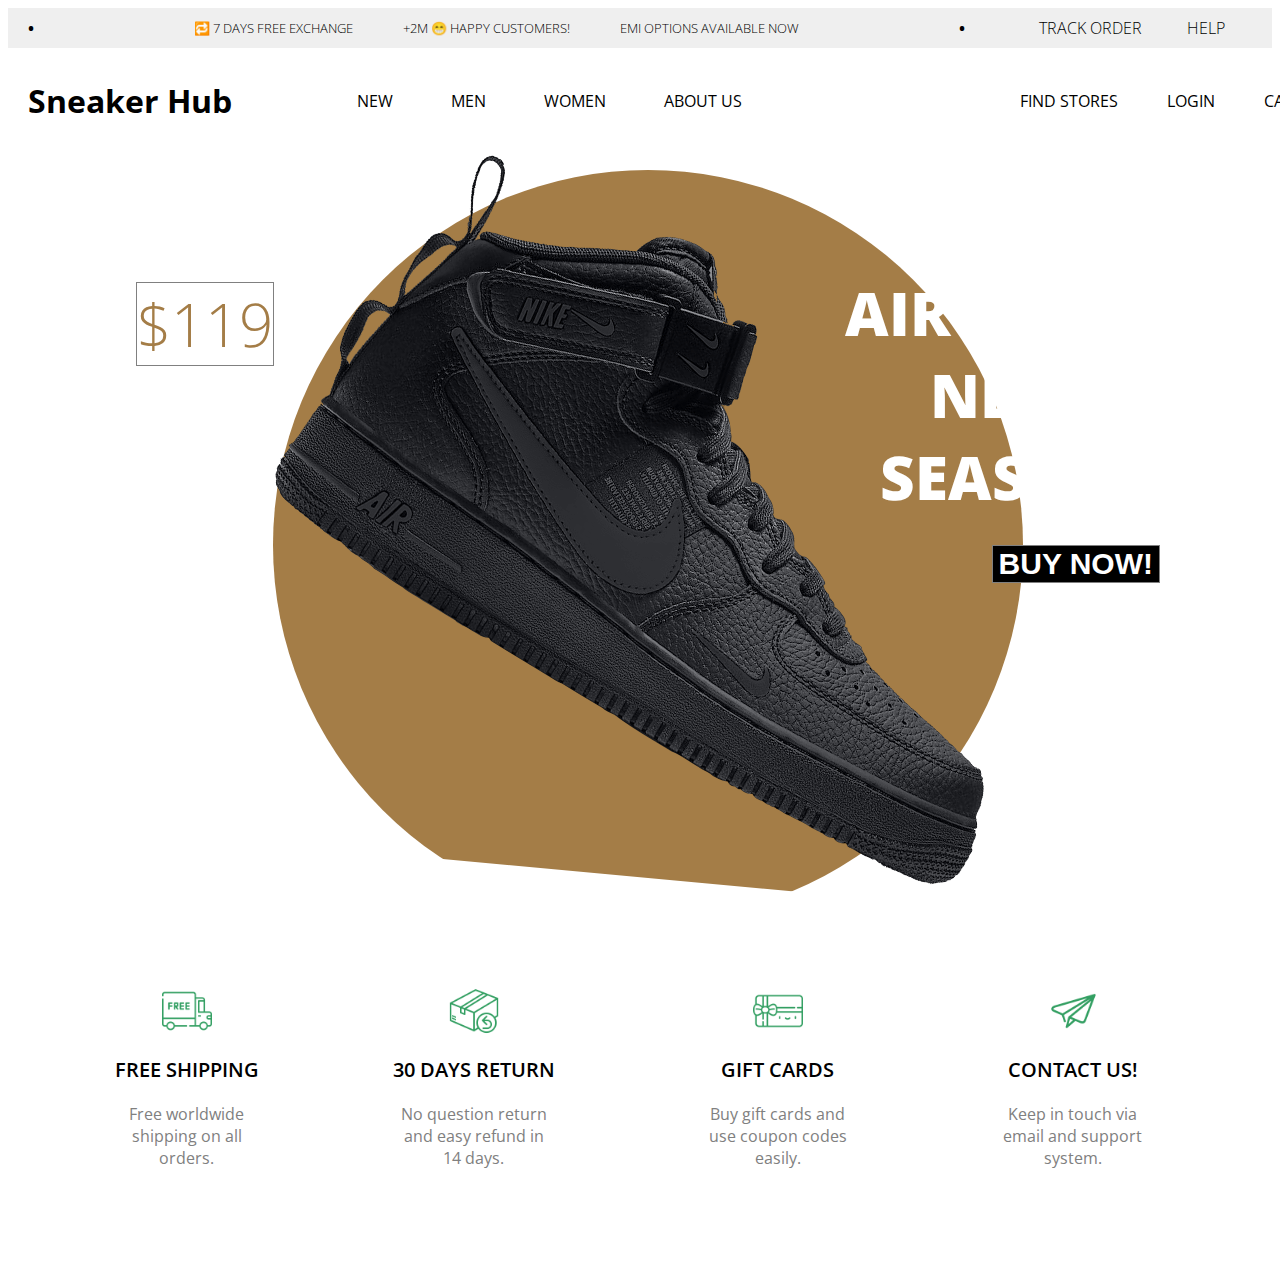
<file: index.html>
<!DOCTYPE html>
<html lang="en">
  <head>
    <meta charset="UTF-8" />
    <meta name="viewport" content="width=device-width, initial-scale=1.0" />
    <title>Sneaker Hub</title>
    <link
      rel="icon"
      type="image/x-icon"
      href="images/android-chrome-192x192.png"
    />
    <link rel="stylesheet" href="style.css" />
    <script src="app.js"></script>
    <link
      rel="stylesheet"
      href="https://cdnjs.cloudflare.com/ajax/libs/font-awesome/6.6.0/css/all.min.css"
      integrity="sha512-Kc323vGBEqzTmouAECnVceyQqyqdsSiqLQISBL29aUW4U/M7pSPA/gEUZQqv1cwx4OnYxTxve5UMg5GT6L4JJg=="
      crossorigin="anonymous"
      referrerpolicy="no-referrer"
    />
    <link rel="preconnect" href="https://fonts.googleapis.com" />
    <link rel="preconnect" href="https://fonts.gstatic.com" crossorigin />
    <link
      href="https://fonts.googleapis.com/css2?family=Merriweather:ital,wght@0,300;0,400;0,700;0,900;1,300;1,400;1,700;1,900&display=swap"
      rel="stylesheet"
    />
    <link rel="preconnect" href="https://fonts.googleapis.com" />
    <link rel="preconnect" href="https://fonts.gstatic.com" crossorigin />
    <link
      href="https://fonts.googleapis.com/css2?family=Merriweather:ital,wght@0,300;0,400;0,700;0,900;1,300;1,400;1,700;1,900&family=Open+Sans:ital,wght@0,300..800;1,300..800&display=swap"
      rel="stylesheet"
    />
  </head>
  <body>
    <!-- SCROLLING TEXT MESSAGE -->
    <div class="total">
      <span class="dot">&#8226;</span>
      <div class="container-scroll">
        <div class="running-text">
          <p>
            🔁 7 DAYS FREE EXCHANGE
            <span class="spacing">+2M &#128513; HAPPY CUSTOMERS!</span>
            <span class="spacing"
              ><i class="fas fa-hand-holding-usd"></i>EMI OPTIONS AVAILABLE NOW
              </span
            >
          </p>
        </div>
      </div>
      <span class="dot">&#8226;</span>
      <div class="info">
        <p class="track"><i class="fas fa-shipping-fast"></i>&nbsp;TRACK ORDER</p>
        <div class="dropdown">
          <p class="dropbtn">
            <i class="fa fa-question-circle" aria-hidden="true" style="font-weight: 200;"></i>&nbsp;HELP
          </p>
          <div class="dropdown-content">
            <a href="#">Track your Order</a>
            <a href="#">Contact Us</a>
            <a href="#">Return & Exchange</a>
            <a href="#">Bulk Inquiry</a>
            <a href="#">#Ask Sneaker Hub's</a>
            <a href="#">Return Policy</a>
            <a href="#">Shoe Care</a>
          </div>
        </div>
      </div>
    </div>

    <!-- Hero-Section-->
    <section>
      <div class="Hero-Section">
        <div class="head-hero">
          <h1>
            Sneaker Hub
            <i class="fa-regular fa-registered" style="font-size: small"></i>
          </h1>
        </div>
        <div class="hero-main">
          <div class="dropdown-nav">
            <p class="arrow" class="dropbtn">
              NEW&nbsp;<i class="fa-solid fa-angle-down"></i>
            </p>
            <div class="dropdown-options">
              <p >
                <a href="#"style=" color: #a47d47;
   font-size: larger;"> SNEAKERS&nbsp;<i class="fa-solid fa-arrow-right" style="padding-top:4px"></i></a> 
              <a href="#">THE SNEAKPOPS</a>
              <a href="#">THE ROCKERS</a>
              <a href="#">THE SAUNTERERS</a>
              <a href="#">PREPPY KICKS</a>
              <a href="#">THE EIGHTIES</a>
              <a href="#">THE DERBIES</a>
              <a href="#">LIGHT TRAINERS</a>
              
              </p>
              <p >
                <a href="#"style=" color: #a47d47;
   font-size: larger;"> SLIP ONS&nbsp;<i class="fa-solid fa-arrow-right" style="padding-top:4px"></i></a> 
               <a href="#">THE WANDERERS SLIP ONS</a>
               <a href="#">THE DEPENDABLES</a>
  
              </p>
              <p >
                <a href="#"style=" color: #a47d47;
   font-size: larger;"> LOAFERS&nbsp;<i class="fa-solid fa-arrow-right" style="padding-top:4px"></i></a> 
             <a href="#">THE MINIMALS</a>
             <a href="#">SQUOOSHY SLIDES FOR MEN</a>
             <a href="#">CUSHY SLIDES</a>
             <a href="#">SQUOOSHY SLIDES FOR WOMEN</a>
             <a href="#">DE-STRESS SLIDES</a>
             
              </p>
              <p >
                <a href="#"style=" color: #a47d47;
   font-size: larger;">FLIP FLOP&nbsp;<i class="fa-solid fa-arrow-right" style="padding-top:4px;"></i></a> 
          <a href="#">JUMBO SLIDES</a>
          <a href="#">LUXE BROGUES</a>
          <a href="#">CROSSOVER BROGUES</a>
          <a href="#">OXFORD KNITS</a>
          <a href="#">BLOCK HEEL LOAFERS</a>
          
              </p>
            </div>
          </div>
          <div class="dropdown-nav">
            <p class="arrow" class="dropbtn">
              MEN&nbsp;<i class="fa-solid fa-angle-down"></i>
            </p>
            <div class="dropdown-options">
              <p>
                <a href="#"style=" color: #a47d47;
   font-size: larger;"> SNEAKERS&nbsp;<i class="fa-solid fa-arrow-right" style="padding-top:4px"></i></a> 
                <a href="#">CASUAL </a> 
                <a href="#">CHUNKY</a> 
                <a href="#">FORMAL</a> 
                <a href="#">RETRO</a> 
                <a href="#">SIGNATURE</a>
                <a href="#">SPORTS</a> 
                <a href="#">WALKING</a> 
              </p>
              <p >
                <a href="#"style=" color: #a47d47;
   font-size: larger;"> SLIP ONS&nbsp;<i class="fa-solid fa-arrow-right" style="padding-top:4px"></i></a> 
                <a href="#">CASUAL</a> 
                <a href="#">CHUNKY</a>
                <a href="#">FORMAL</a>
                <a href="#">SPORTS</a> 
                <a href="#">SIGNATURE</a>   
  
              </p>
              <p >
                <a href="#"style=" color: #a47d47;
   font-size: larger;"> LOAFERS&nbsp;<i class="fa-solid fa-arrow-right" style="padding-top:4px"></i></a> 
                <a href="#">CASUAL</a> 
                <a href="#">FORMAL</a>
              </p>
              <p >
                <a href="#"style=" color: #a47d47;
   font-size: larger;">FLIP FLOP&nbsp;<i class="fa-solid fa-arrow-right" style="padding-top:4px;"></i></a> 
                <a href="#">DAILY USE</a> 
                <a href="#">OUTDOOR</a> 
                <a href="#">EXTRA SOFT</a> 
                <a href="#">TRENDY</a>     
              </p>
            </div>
          </div>
          <div class="dropdown-nav">
            <p class="arrow" class="dropbtn">
              WOMEN&nbsp;<i class="fa-solid fa-angle-down"></i>
            </p>
            <div class="dropdown-options">
              <p>
                <a href="#"style=" color: #a47d47;
               font-size: larger;"> SNEAKERS&nbsp;<i class="fa-solid fa-arrow-right" style="padding-top:4px"></i></a> 
                <a href="#">CASUAL </a> 
                <a href="#">CHUNKY</a> 
                <a href="#">FORMAL</a> 
                <a href="#">RETRO</a> 
                <a href="#">SIGNATURE</a>
                <a href="#">SPORTS</a> 
                <a href="#">WALKING</a> 
              </p>
              <p >
                <a href="#"style=" color: #a47d47;
   font-size: larger;"> SLIP ONS&nbsp;<i class="fa-solid fa-arrow-right" style="padding-top:4px"></i></a> 
                <a href="#">CASUAL</a> 
                <a href="#">CHUNKY</a>
                <a href="#">FORMAL</a>
                <a href="#">SPORTS</a> 
                <a href="#">SIGNATURE</a>   
  
              </p>
              <p >
                <a href="#"style=" color: #a47d47;
   font-size: larger;"> LOAFERS&nbsp;<i class="fa-solid fa-arrow-right" style="padding-top:4px"></i></a> 
                <a href="#">CASUAL</a> 
                <a href="#">FORMAL</a>
              </p>
              <p >
                <a href="#"style=" color: #a47d47;
   font-size: larger;">FLIP FLOP&nbsp;<i class="fa-solid fa-arrow-right" style="padding-top:4px;"></i></a> 
                <a href="#">DAILY USE</a> 
                <a href="#">OUTDOOR</a> 
                <a href="#">EXTRA SOFT</a> 
                <a href="#">TRENDY</a>     
              </p>
            </div>
            
          </div>
          <div class="dropdown">
            <p class="arrow" class="dropbtn">
              ABOUT US&nbsp;<i class="fa-solid fa-angle-down"></i>
            </p>
            <div class="dropdown-content"><p>
              <a href="#">BRAND IMPACT</a>
              <a href="#">WHY SNEAKER HUB'S</a>
              <a href="#">STORE REVIEWS</a>
              <a href="#">FIND STORES</a>
              <a href="#">#Ask Sneaker Hub's</a>
              <a href="#">PRESS</a>
              <a href="#">BLOG</a></p>
            </div>
          </div>
        </div>
        <div class="hero2">
          
          <div class="container">
            <div class="icon">
              <i class="fa-solid fa-magnifying-glass"></i>
            </div>
          </div>
          <a class="heroMessage">
            <i class="fa-solid fa-shop" style="color: #a47d47;"></i> &nbsp;FIND STORES
          </a>
          <a class="heroMessage">
            <i class="fa-solid fa-right-to-bracket" style="color: #a47d47;"></i> &nbsp;LOGIN
          </a>
          <a class="heroMessage">
            <i class="fa-solid fa-cart-shopping"style="color: #a47d47;" ></i> &nbsp;CART
          </a>
        </div>
      </div>
    </section>
    
  <div class="slider">
    <div class="sliderWrapper">
        <div class="sliderItem">
            <img src="./img/air.png" alt="" class="sliderImg">
            <div class="sliderBg"></div>
            <h1 class="sliderTitle">AIR FORCE</br> NEW</br> SEASON</h1>
            <h2 class="sliderPrice">$119</h2>
            <a href="#product">
                <button class="buyButton">BUY NOW!</button>
            </a>
        </div>
        <div class="sliderItem">
            <img src="./img/jordan.png" alt="" class="sliderImg">
            <div class="sliderBg"></div>
            <h1 class="sliderTitle">AIR JORDAN</br> NEW</br> SEASON</h1>
            <h2 class="sliderPrice">$149</h2>
            <a href="#product">
                <button class="buyButton">BUY NOW!</button>
            </a>
        </div>
        <div class="sliderItem">
            <img src="./img/blazer.png" alt="" class="sliderImg">
            <div class="sliderBg"></div>
            <h1 class="sliderTitle">BLAZER</br> NEW</br> SEASON</h1>
            <h2 class="sliderPrice">$109</h2>
            <a href="#product">
                <button class="buyButton">BUY NOW!</button>
            </a>
        </div>
        <div class="sliderItem">
            <img src="./img/crater.png" alt="" class="sliderImg">
            <div class="sliderBg"></div>
            <h1 class="sliderTitle">CRATER</br> NEW</br> SEASON</h1>
            <h2 class="sliderPrice">$129</h2>
            <a href="#product">
                <button class="buyButton">BUY NOW!</button>
            </a>
        </div>
        <div class="sliderItem">
            <img src="./img/hippie.png" alt="" class="sliderImg">
            <div class="sliderBg"></div>
            <h1 class="sliderTitle">HIPPIE</br> NEW</br> SEASON</h1>
            <h2 class="sliderPrice">$99</h2>
            <a href="#product">
                <button class="buyButton">BUY NOW!</button>
            </a>
        </div>
    </div>
</div>
<div class="features">
  <div class="feature">
      <img src="./img/shipping.png" alt="" class="featureIcon">
      <span class="featureTitle">FREE SHIPPING</span>
      <span class="featureDesc">Free worldwide shipping on all orders.</span>
  </div>
  <div class="feature">
      <img class="featureIcon" src="./img/return.png" alt="">
      <span class="featureTitle">30 DAYS RETURN</span>
      <span class="featureDesc">No question return and easy refund in 14 days.</span>
  </div>
  <div class="feature">
      <img class="featureIcon" src="./img/gift.png" alt="">
      <span class="featureTitle">GIFT CARDS</span>
      <span class="featureDesc">Buy gift cards and use coupon codes easily.</span>
  </div>
  <div class="feature">
      <img class="featureIcon" src="./img/contact.png" alt="">
      <span class="featureTitle">CONTACT US!</span>
      <span class="featureDesc">Keep in touch via email and support system.</span>
  </div>
</div>


  
  </body>
</html>
</file>
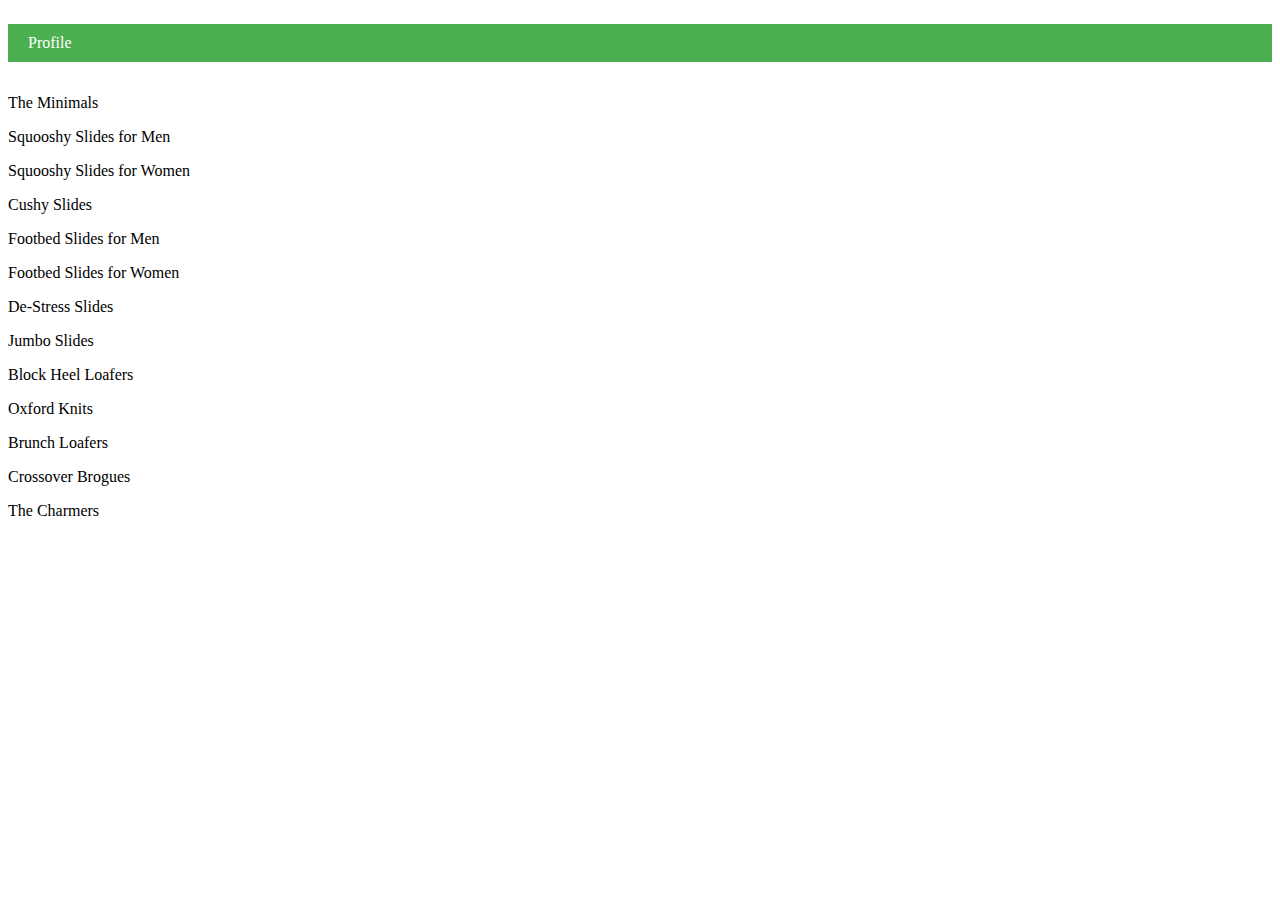
<file: fake.html>
<!DOCTYPE html>
<html lang="en">
<head>
    <meta charset="UTF-8">
    <meta name="viewport" content="width=device-width, initial-scale=1.0">
    <title>Running Text with Dots</title>
    <link rel="stylesheet" href="https://cdnjs.cloudflare.com/ajax/libs/font-awesome/6.6.0/css/all.min.css" />
    <link rel="stylesheet" href="fake.css">
</head>
<body>
    <div class="dropdown-nav">
        <p>Profile</p>
        <div class="dropdown-options">
          <p> SNEAKERS
            <a href="#">Dashboard</a> 
            <a href="#">Dashboard</a> 
            <a href="#">Dashboard</a> 
          </p>
          <p>The Sneakpops
          <a href="#">Dashboard</a>
          <a href="#">Setting</a>
          <a href="#">Logout</a>
        </p>
          <p>The Rockers
          <a href="#">Dashboard
            
          </a>
          <a href="#">Setting</a>
          <a href="#">Logout</a></p>
          <p>The Saunterers
          <a href="#">Dashboard
            
          </a>
          <a href="#">Setting</a>
          <a href="#">Logout</a></p>

        </div>
      </div>

  
    
</body>
</html>
<p>The Minimals</p>
<p>Squooshy Slides for Men</p>
<p>Squooshy Slides for Women</p>
<p>Cushy Slides</p>
<p>Footbed Slides for Men</p>
<p>Footbed Slides for Women</p>
<p>De-Stress Slides</p>
<p>Jumbo Slides</p>   <p>Block Heel Loafers</p>
<p>Oxford Knits</p>
<p>Brunch Loafers</p>
<p></p>
<p>Crossover Brogues</p>
<p>The Charmers</p>
</file>
<file: style.css>
:root {
  --dark-primary: #1b1f24;
  --light-primary: #12bdff;
  --secdark-primary:#22282f;
}

body {
  font-family: "Open Sans", sans-serif;
}

/*--- scrolling message ----*/
.running-text p {
  display: flex;
  align-items: center;
  font-family: "Open Sans", sans-serif;
  font-weight: 300; 
  font-size:small;/* Vertically aligns items in the center */
}

.spacing {
  margin-left: 50px; /* Adjust this value for the amount of space you want */
}

.total {
  display: flex;
  background-color: #efefef;
  height: 40px;
}

.running-text > p {
  animation: scrolling 15s linear infinite; /* scrolling from the keyframes*/
  display: flex;
  height: 40px;
}

.container-scroll {
  background-color: #efefef;
  width: 70%;
  overflow: hidden;
  height: 40px;
  display: flex;
  align-items: center;
  justify-content: center;
  font-family: "Open Sans", sans-serif;

}


@keyframes scrolling {
  0% {
    transform: translateX(100%);
  }

  100% {
    transform: translateX(-100%);
  }
}

/* for dot athe the both the end*/
.dot {
  font-size: 16px; /* Adjust size */
  color: #000;
  font-weight: bold; /* Dot color */
  justify-content: center;
  align-items: center;
  display: flex;
  padding-left: 20px;
  padding-right: 20px;
}
.info {
  display: flex;
  flex-direction: row;
  position: relative; /* to use left we used it */
  align-items: center;
  left: 50px;
  font-family: "Open Sans", sans-serif;
  font-weight:lighter;
  font-size: medium;

}
.track{
  padding-right:25px;
  font-family: "Open Sans", sans-serif;
  font-weight: 400;
  font-size: medium;
  font-weight: lighter;
}


.info .track:hover{
  cursor:pointer;
}


/* drop down*/
.dropbtn {
  color: black;
  padding-left: 16px;
  padding-right: 16px;
  font-size: 16px;
  border: none;
  cursor: pointer;
}

.dropdown {
  position: relative;
  display: inline-block;
}

.dropdown-content {
  display: none;
  position: absolute;
  background-color: #f9f9f9;
  min-width: 140px;
  box-shadow: 0px 8px 16px 0px rgba(0,0,0,0.2);
  z-index: 1;
}
.dropdown:hover{
  text-decoration: underline;
}
.dropdown-content a {
  color: black;
  padding: 12px 16px;
  text-decoration:none;
  display: block;
  width: max-content;

}

.dropdown-content a:hover {
  background-color: #f1f1f1
}

.dropdown:hover .dropdown-content {
  display: block;
}

/*.dropdown:hover .dropbtn {

}*/

/* hero section*/
.Hero-Section {
  display: flex;
  align-items: center;
  flex-direction: row;
  padding: 10px 20px;
  white-space: nowrap;
}

.hero2 {
  display: flex;
  white-space: nowrap;
  margin-left:100px;
}

.heroMessage {
  display: inline-flex; /* Make the p elements inline-flex */
  align-items: center;  /* Vertically center the text and icons */ /* Space between items */
  white-space: nowrap; 
  margin-left: 20px; /* Prevent wrapping */
}

.arrow {
  display: inline-flex;
  align-items: center;
  cursor: pointer;
}

.arrow i {
  transition: transform 0.3s ease; /* Smooth transition for the rotation */
}

.arrow:hover i {
  transform: rotate(180deg); /* Rotate the arrow by 180 degrees */
}

.menu {
  display: flex;
  justify-content: space-between;
  width: 100%;
}

.menu-item {
  position: relative;
  padding: 10px 20px;
  cursor: pointer;
}

.menu-item p {
  font-size: 16px;
  font-weight: bold;
  margin: 0;
}

.dropdown-content {
  display: none; /* Hidden by default */
  position: absolute;
  top: 100%;
  left: 0;
  background-color: white;
  box-shadow: 0 8px 16px rgba(0, 0, 0, 0.1);
  padding: 10px;
  min-width: 200px;
  z-index: 1;
}

.dropdown-content p {
  margin: 0;
  padding: 8px 0;
  white-space: nowrap;
}

.menu-item:hover .dropdown-content {
  display: block; /* Show dropdown on hover */
}

.menu-item i {
  transition: transform 0.3s ease; /* Transition for arrow rotation */
}

.menu-item:hover i {
  transform: rotate(90deg); /* Rotate the arrow on hover */
}

.head-hero{
  margin-right:75px;
}

.hero-main{
  margin-right: 100px;
  margin-left:50px;
}

.hero-main > div{
   margin-right: 50px;
}

.hero2 > .heroMessage {
 margin-right:25px;
}

.hero2 > a{
   font-family: "Open Sans", sans-serif 
}
.heroMessage:hover{
  cursor: pointer;
}

.dropdown-nav {
  position: relative;
  display: inline-block;
   /* Ensures the dropdown container takes full width */
}

/* Button styling */


/* Dropdown content - hidden by default */
.dropdown-options {
  display:none;
  position: absolute;
  top: 100%;
  left: 0;
  width: 100%; /* Make the dropdown options take the full screen width */
  background-color: #f9f9f9;
  box-shadow: 0px 8px 16px rgba(0, 0, 0, 0.2);
  z-index: 1;
  
}

/* Dropdown links */
/* Dropdown links */
.dropdown-options a {
  display:flex;
  position: relative; /* Add this to make the ::before element positioned relative to the link */
  padding: 8px 16px;
  text-decoration: none;
  color: #333;
  margin-right: 50px;
  flex: 1;
  text-align: center; /* Align the text in the center of each item */
}

.dropdown-options a::before {
  content: "";
  position: absolute;
  width:100%;
  height:1px;
  bottom: 0;
  left: 0;
  background:#000;
  visibility: hidden;
  transform: scaleX(0);
  transition: transform 0.25s linear;
}

/* Change background color on hover */
.dropdown-options a:hover::before {
  visibility: visible;
  transform: scaleX(1);
}


/* Show dropdown content on hover */
.dropdown-nav:hover .dropdown-options {
  display:flex;
  flex-direction: row;
/* Ensure the items are evenly spaced */
  width: 100vw; /* Ensure full-width on hover */
}


/* loading bar*/
/* Main loading bar container */
/* Styling for the loading bar */

/*info search*/
.container .icon{
  color: #a47d47;
}

/* image-section*/
.slider {
  background: url("https://www.shutterstock.com/image-vector/black-abstract-background-elegant-dark-600nw-2469905933.jpg");
  clip-path: polygon(0 0, 100% 0, 100% 100%, 0 85%);
  overflow: hidden;
}

.sliderWrapper {
  display: flex;
  width: 500vw;
  transition: all 1.5s ease-in-out;
}

.sliderItem {
  width: 100vw;
  display: flex;
  align-items: center;
  justify-content: center;
  position: relative;
}

.sliderBg {
  width: 750px;
  height: 750px;
  border-radius: 50%;
  position: absolute;
}

.sliderImg {
  z-index: 1;
}

.sliderTitle {
  position: absolute;
  top: 10%;
  right: 10%;
  font-size: 60px;
  font-weight: 900;
  text-align: center;
  color: white;
  z-index: 1;
}

.sliderPrice {
  position: absolute;
  top: 10%;
  left: 10%;
  font-size: 60px;
  font-weight: 300;
  text-align: center;
  color: white;
  border: 1px solid gray;
  z-index: 1;
}

.buyButton {
  position: absolute;
  top: 50%;
  right: 10%;
  font-size: 30px;
  font-weight: 900;
  color: white;
  border: 1px solid gray;
  background-color: black;
  z-index: 1;
  cursor: pointer;
}

.buyButton:hover {
  background-color: white;
  color: black;
}

.sliderItem:nth-child(1) .sliderBg {
  background-color:#a47d47;
}
.sliderItem:nth-child(2) .sliderBg {
  background-color: rebeccapurple;
}
.sliderItem:nth-child(3) .sliderBg {
  background-color: teal;
}
.sliderItem:nth-child(4) .sliderBg {
  background-color: cornflowerblue;
}
.sliderItem:nth-child(5) .sliderBg {
  background-color: rgb(124, 115, 80);
}

.sliderItem:nth-child(1) .sliderPrice {
  color:#a47d47;
}
.sliderItem:nth-child(2) .sliderPrice {
  color: white;
}
.sliderItem:nth-child(3) .sliderPrice {
  color: teal;
}
.sliderItem:nth-child(4) .sliderPrice {
  color: cornflowerblue;
}
.sliderItem:nth-child(5) .sliderPrice {
  color: cornsilk;
}

.features {
  display: flex;
  align-items: center;
  justify-content: space-between;
  padding: 50px;
}

.feature {
  display: flex;
  flex-direction: column;
  align-items: center;
  text-align: center;
}

.featureIcon {
  width: 50px;
  height: 50px;
}

.featureTitle {
  font-size: 20px;
  font-weight: 600;
  margin: 20px;
}

.featureDesc {
  color: gray;
  width: 50%;
  height: 100px;
}
</file>
<file: fake.css>
.dropdown-nav {
    position: relative;
    display: inline-block;
    width: 100%; /* Ensures the dropdown container takes full width */
}

/* Button styling */
.dropdown-nav > p {
    background-color: #4CAF50;
    color: white;
    padding: 10px 20px;
    font-size: 16px;
    border: none;
    cursor: pointer;
}

/* Dropdown content - hidden by default */
.dropdown-options {
    display: none;
    position: absolute;
    top: 100%;
    left: 0;
    width: 100vw; /* Make the dropdown options take the full screen width */
    background-color: #f9f9f9;
    padding: 10px;
    white-space: nowrap;
    box-shadow: 0px 8px 16px rgba(0, 0, 0, 0.2);
    justify-content: space-between; /* Evenly space the links */
}

/* Dropdown links */
.dropdown-options a {
    display: inline-block;
    padding: 8px 16px;
    text-decoration: none;
    color: #333;
    background-color: #fff;
    margin-right: 10px;
    flex: 1;
    text-align: center; /* Align the text in the center of each item */
}

/* Change background color on hover */
.dropdown-options a:hover {
    background-color: #ddd;
}

/* Show dropdown content on hover */
.dropdown-n:hover .dropdown-options {
    display: flex;
    flex-direction: row;
    justify-content: space-evenly; /* Ensure the items are evenly spaced */
    width: 100vw; /* Ensure full-width on hover */
}

/* Optional: styling for hover on the button */
.dropdown:hover > p {
    background-color: #3e8e41;
}

a {
    transition: text-underline-offset 400ms, 
  }

  a:hover,
  a:focus {
    text-underline-offset: 0.4em;
  }

a:hover:before,
h2 > a:focus:before {
  visibility: visible;
  transform: scaleX(1);
} a:before {
    content: "";
    position: absolute;
    width: 100%;
    height: 3px;
    bottom: 0;
    left: 0;
    background: #9CF5A6;
    visibility: hidden;
    border-radius: 5px;
    transform: scaleX(0);
    transition: .25s linear;
  }
</file>
